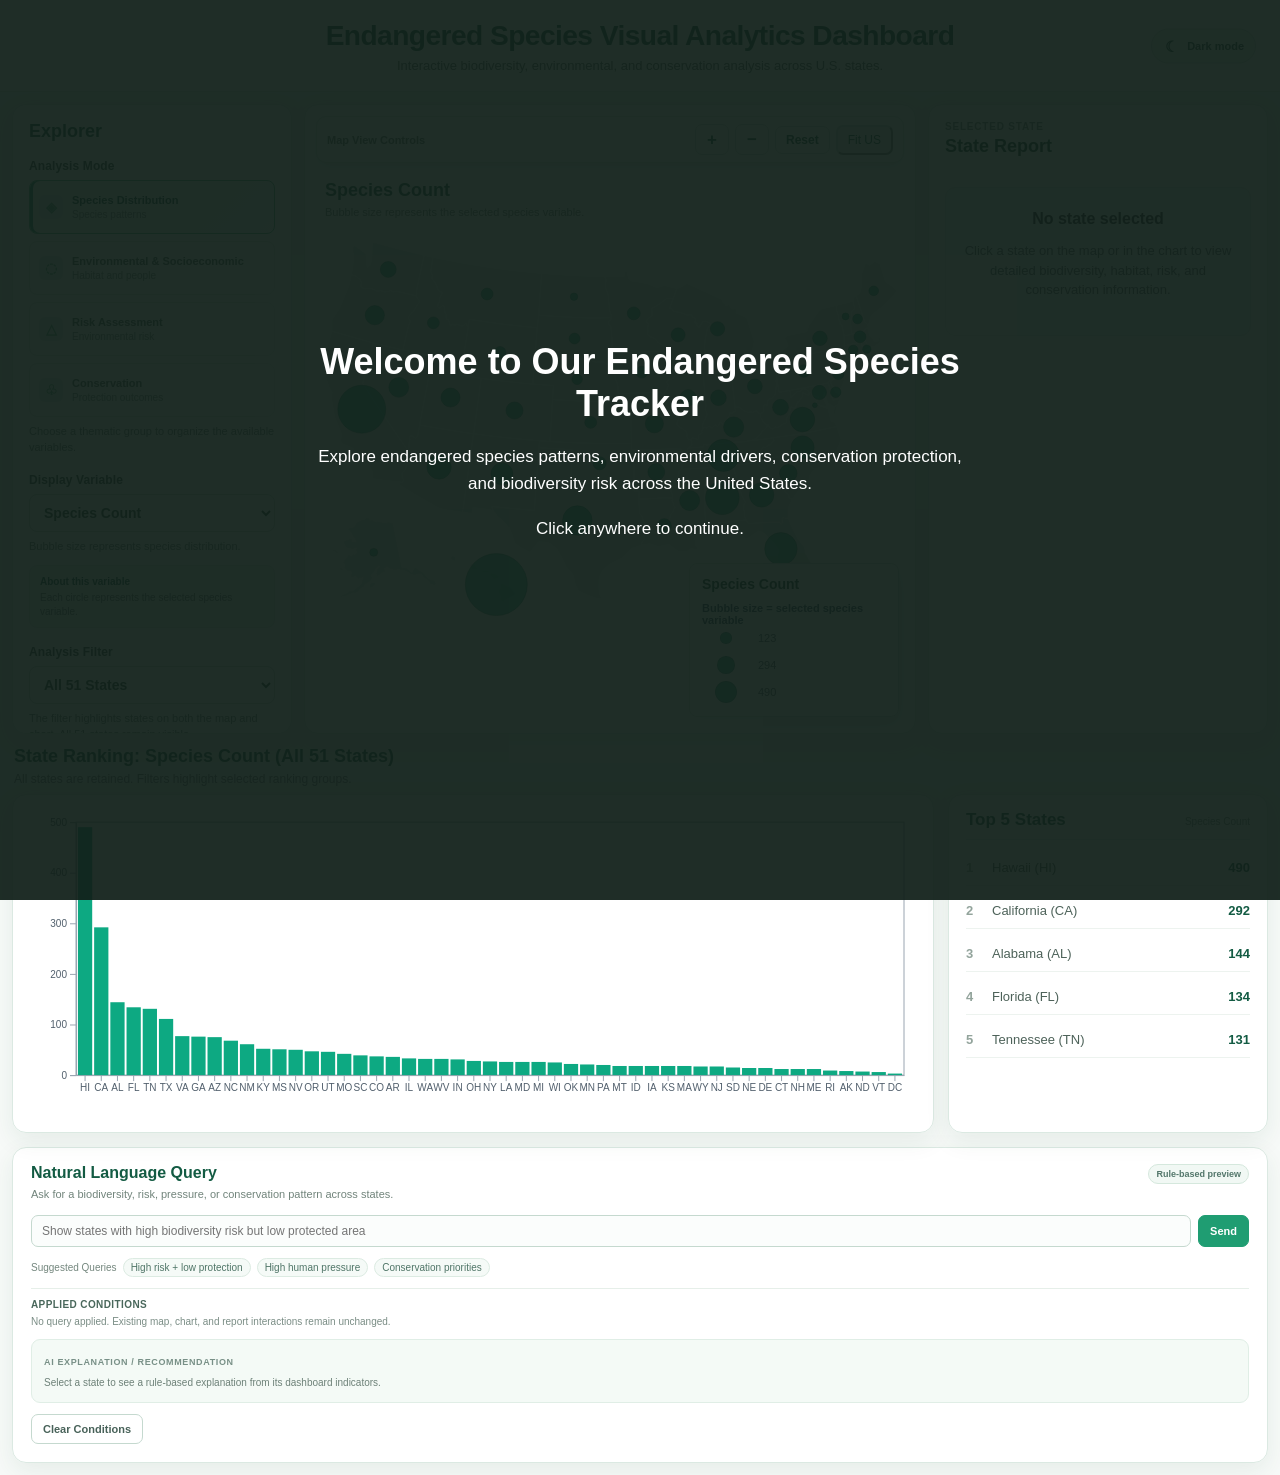
<file: index.html>
<!DOCTYPE html>
<html lang="en">
    <head>
        <meta charset="utf-8">
        <meta name="viewport" content="width=device-width">
        <title>Endangered Species in U.S.</title>

        <!-- External styles -->
        <link rel="stylesheet" href="lib/leaflet.css">
        <link rel="stylesheet" href="css/style.css">

        <!--[if IE<9]>
            <link rel="stylesheet" href="css/style.ie.css">
        <![endif]-->
    </head>

    <body>
    <div id="initialPage" onclick="continueToMap()">
        <div class="content">
            <h1>Welcome to Our Endangered Species Tracker</h1>
            <p>
                Explore endangered species patterns, environmental drivers,
                conservation protection, and biodiversity risk across the United States.
            </p>
            <p>Click anywhere to continue.</p>
        </div>
    </div>

    <header class="app-header">
        <div>
            <h1>Endangered Species Visual Analytics Dashboard</h1>
            <p>
                Interactive biodiversity, environmental, and conservation analysis
                across U.S. states.
            </p>
        </div>
        <button id="themeToggle" class="theme-toggle" type="button" aria-pressed="false">
            <span class="theme-toggle-icon" aria-hidden="true">☾</span>
            <span class="theme-toggle-label">Dark mode</span>
        </button>
    </header>

    <main class="dashboard-layout">

        <!-- Explorer -->
        <aside class="explorer-panel">
            <h2>Explorer</h2>

            <section class="control-group">
                <label for="analysisMode">Analysis Mode</label>
                <div id="analysisModes" class="mode-list" role="list">
                    <button class="mode-option is-active" type="button" data-analysis-mode="species">
                        <span class="mode-icon">◈</span>
                        <span><strong>Species Distribution</strong><small>Species patterns</small></span>
                    </button>
                    <button class="mode-option" type="button" data-analysis-mode="environment">
                        <span class="mode-icon">◌</span>
                        <span><strong>Environmental &amp; Socioeconomic</strong><small>Habitat and people</small></span>
                    </button>
                    <button class="mode-option" type="button" data-analysis-mode="risk">
                        <span class="mode-icon">△</span>
                        <span><strong>Risk Assessment</strong><small>Environmental risk</small></span>
                    </button>
                    <button class="mode-option" type="button" data-analysis-mode="conservation">
                        <span class="mode-icon">♧</span>
                        <span><strong>Conservation</strong><small>Protection outcomes</small></span>
                    </button>
                </div>
                <select id="analysisMode" class="mode-select-input" aria-hidden="true" tabindex="-1">
                    <option value="species">Species Distribution</option>
                    <option value="environment">Environmental &amp; Socioeconomic</option>
                    <option value="risk">Risk Assessment</option>
                    <option value="conservation">Conservation</option>
                </select>
                <p class="control-help">
                    Choose a thematic group to organize the available variables.
                </p>
            </section>

            <section class="control-group">
                <label for="variable-control">Display Variable</label>
                <div class="dropdown-container" id="variable-control">
                    <div
                        id="dropdownTooltip"
                        class="tooltip"
                    >
                        Select a variable within the active analysis mode.
                    </div>
                </div>
                <p id="variableHelp" class="control-help">
                    Bubble size represents species distribution.
                </p>
                <div class="variable-info">
                    <span class="variable-info-label">About this variable</span>
                    <span id="variableInfoText">Each circle represents the selected species variable.</span>
                </div>
            </section>

            <section class="control-group">
                <label for="rankingScope">Analysis Filter</label>

                <select id="rankingScope" class="control-select">
                    <option value="all">All 51 States</option>
                    <option value="top10">Top 10</option>
                    <option value="top20">Top 20</option>
                    <option value="bottom10">Bottom 10</option>
                </select>

                <p class="control-help">
                    The filter highlights states on both the map and chart.
                    All 51 states remain visible.
                </p>
            </section>

            <section class="control-group">
                <label for="stateSearch">Search State</label>

                <div class="search-container"></div>
            </section>
        </aside>

        <!-- Main map -->
        <section class="map-workspace">
            <div class="map-toolbar">
                <span class="toolbar-label">Map View Controls</span>
                <button id="zoomIn" type="button" aria-label="Zoom in">+</button>
                <button id="zoomOut" type="button" aria-label="Zoom out">−</button>
                <button id="resetMap" type="button">Reset</button>
                <button id="fitUs" type="button">Fit US</button>
            </div>

            <div class="map-container">
                <div class="map-heading">
                    <h2 id="mapHeading">Species Count</h2>
                    <p id="mapSubheading">Bubble size represents the selected species variable.</p>
                </div>
                <div id="map"></div>

                <!-- Legend is updated dynamically -->
                <div id="map-legend">
                    <div class="legend-title">Species Count</div>
                    <div class="legend-note">
                        Circle size represents the selected variable.
                    </div>
                </div>
            </div>
        </section>

        <!-- State report -->
        <aside id="right-panel" class="state-workspace">
            <div id="state-report-content">
                <div class="panel-kicker">Selected State</div>
                <h2>State Report</h2>

                <div class="empty-state">
                    <strong>No state selected</strong>
                    <p>
                        Click a state on the map or in the chart to view detailed
                        biodiversity, habitat, risk, and conservation information.
                    </p>
                </div>
            </div>
        </aside>

        <!-- Full ranking chart -->
        <section class="ranking-workspace">
            <div class="ranking-header">
                <div>
                    <h2 id="rankingHeading">
                        State Ranking: Species Count
                    </h2>
                    <p>
                        All states are retained. Filters highlight selected ranking groups.
                    </p>
                </div>
            </div>
            <div class="ranking-layout">
                <div class="ranking-chart-card">
                    <div class="chart-container"></div>
                </div>
                <aside class="top-states-card">
                    <div class="top-states-heading">
                        <h3>Top 5 States</h3>
                        <span id="topStatesVariable">Species Count</span>
                    </div>
                    <ol id="topStatesList" class="top-states-list"></ol>
                </aside>
            </div>

            <!-- Independent analysis workspace for natural-language, rule-based
                 queries. It reuses the map/chart/report linked-view state. -->
            <section id="ai-analysis-workspace" class="ai-analysis-workspace" aria-labelledby="ai-assistant-title">
                <div class="ai-analysis-header">
                    <div>
                        <h2 id="ai-assistant-title">Natural Language Query</h2>
                        <p>Ask for a biodiversity, risk, pressure, or conservation pattern across states.</p>
                    </div>
                    <span class="ai-query-badge">Rule-based preview</span>
                </div>
                <div class="ai-assistant-content">
                    <form id="ai-query-form" class="ai-query-form">
                        <label class="sr-only" for="ai-query-input">Natural language query</label>
                        <input
                            id="ai-query-input"
                            type="search"
                            autocomplete="off"
                            placeholder="Show states with high biodiversity risk but low protected area"
                        >
                        <button id="ai-query-submit" type="submit">Send</button>
                    </form>
                    <div class="ai-query-examples" aria-label="Suggested queries">
                        <span>Suggested Queries</span>
                        <button type="button" data-ai-query-example="Show states with high biodiversity risk but low protected area">
                            High risk + low protection
                        </button>
                        <button type="button" data-ai-query-example="Find states with high human pressure">
                            High human pressure
                        </button>
                        <button type="button" data-ai-query-example="Show conservation priority states">
                            Conservation priorities
                        </button>
                    </div>
                    <div id="ai-query-interpretation" class="ai-query-interpretation" aria-live="polite">
                        <div class="ai-query-interpretation-title">Applied Conditions</div>
                        <p class="ai-query-empty">No query applied. Try a suggested query to highlight matching states.</p>
                    </div>
                    <div id="ai-explanation" class="ai-explanation" aria-live="polite">
                        <div class="ai-explanation-heading">
                            <span class="ai-explanation-kicker">AI Explanation / Recommendation</span>
                        </div>
                        <p class="ai-explanation-empty">Select a state to see a rule-based explanation from its dashboard indicators.</p>
                    </div>
                    <button id="ai-query-clear" class="ai-query-clear" type="button">Clear Conditions</button>
                </div>
            </section>
        </section>

        <div id="tooltip"></div>
    </main>

    <div id="toolDescriptionContainer"></div>

    <script src="lib/d3.v7.js"></script>
    <script src="lib/topojson/topojson.js"></script>
    <script src="lib/jquery-3.5.1.js"></script>

    <script src="js/config.js"></script>
    <script src="js/chart.js"></script>
    <script src="js/panel.js"></script>
    <script src="js/query.js"></script>
    <script src="js/map.js"></script>
    <script src="js/main.js"></script>
</body>
</html>
</file>
<file: lib/leaflet.css>
/* required styles */

.leaflet-pane,
.leaflet-tile,
.leaflet-marker-icon,
.leaflet-marker-shadow,
.leaflet-tile-container,
.leaflet-pane > svg,
.leaflet-pane > canvas,
.leaflet-zoom-box,
.leaflet-image-layer,
.leaflet-layer {
	position: absolute;
	left: 0;
	top: 0;
	}
.leaflet-container {
	overflow: hidden;
	}
.leaflet-tile,
.leaflet-marker-icon,
.leaflet-marker-shadow {
	-webkit-user-select: none;
	   -moz-user-select: none;
	        user-select: none;
	  -webkit-user-drag: none;
	}
/* Prevents IE11 from highlighting tiles in blue */
.leaflet-tile::selection {
	background: transparent;
}
/* Safari renders non-retina tile on retina better with this, but Chrome is worse */
.leaflet-safari .leaflet-tile {
	image-rendering: -webkit-optimize-contrast;
	}
/* hack that prevents hw layers "stretching" when loading new tiles */
.leaflet-safari .leaflet-tile-container {
	width: 1600px;
	height: 1600px;
	-webkit-transform-origin: 0 0;
	}
.leaflet-marker-icon,
.leaflet-marker-shadow {
	display: block;
	}
/* .leaflet-container svg: reset svg max-width decleration shipped in Joomla! (joomla.org) 3.x */
/* .leaflet-container img: map is broken in FF if you have max-width: 100% on tiles */
.leaflet-container .leaflet-overlay-pane svg {
	max-width: none !important;
	max-height: none !important;
	}
.leaflet-container .leaflet-marker-pane img,
.leaflet-container .leaflet-shadow-pane img,
.leaflet-container .leaflet-tile-pane img,
.leaflet-container img.leaflet-image-layer,
.leaflet-container .leaflet-tile {
	max-width: none !important;
	max-height: none !important;
	width: auto;
	padding: 0;
	}

.leaflet-container img.leaflet-tile {
	/* See: https://bugs.chromium.org/p/chromium/issues/detail?id=600120 */
	mix-blend-mode: plus-lighter;
}

.leaflet-container.leaflet-touch-zoom {
	-ms-touch-action: pan-x pan-y;
	touch-action: pan-x pan-y;
	}
.leaflet-container.leaflet-touch-drag {
	-ms-touch-action: pinch-zoom;
	/* Fallback for FF which doesn't support pinch-zoom */
	touch-action: none;
	touch-action: pinch-zoom;
}
.leaflet-container.leaflet-touch-drag.leaflet-touch-zoom {
	-ms-touch-action: none;
	touch-action: none;
}
.leaflet-container {
	-webkit-tap-highlight-color: transparent;
}
.leaflet-container a {
	-webkit-tap-highlight-color: rgba(51, 181, 229, 0.4);
}
.leaflet-tile {
	filter: inherit;
	visibility: hidden;
	}
.leaflet-tile-loaded {
	visibility: inherit;
	}
.leaflet-zoom-box {
	width: 0;
	height: 0;
	-moz-box-sizing: border-box;
	     box-sizing: border-box;
	z-index: 800;
	}
/* workaround for https://bugzilla.mozilla.org/show_bug.cgi?id=888319 */
.leaflet-overlay-pane svg {
	-moz-user-select: none;
	}

.leaflet-pane         { z-index: 400; }

.leaflet-tile-pane    { z-index: 200; }
.leaflet-overlay-pane { z-index: 400; }
.leaflet-shadow-pane  { z-index: 500; }
.leaflet-marker-pane  { z-index: 600; }
.leaflet-tooltip-pane   { z-index: 650; }
.leaflet-popup-pane   { z-index: 700; }

.leaflet-map-pane canvas { z-index: 100; }
.leaflet-map-pane svg    { z-index: 200; }

.leaflet-vml-shape {
	width: 1px;
	height: 1px;
	}
.lvml {
	behavior: url(#default#VML);
	display: inline-block;
	position: absolute;
	}


/* control positioning */

.leaflet-control {
	position: relative;
	z-index: 800;
	pointer-events: visiblePainted; /* IE 9-10 doesn't have auto */
	pointer-events: auto;
	}
.leaflet-top,
.leaflet-bottom {
	position: absolute;
	z-index: 1000;
	pointer-events: none;
	}
.leaflet-top {
	top: 0;
	}
.leaflet-right {
	right: 0;
	}
.leaflet-bottom {
	bottom: 0;
	}
.leaflet-left {
	left: 0;
	}
.leaflet-control {
	float: left;
	clear: both;
	}
.leaflet-right .leaflet-control {
	float: right;
	}
.leaflet-top .leaflet-control {
	margin-top: 10px;
	}
.leaflet-bottom .leaflet-control {
	margin-bottom: 10px;
	}
.leaflet-left .leaflet-control {
	margin-left: 10px;
	}
.leaflet-right .leaflet-control {
	margin-right: 10px;
	}


/* zoom and fade animations */

.leaflet-fade-anim .leaflet-popup {
	opacity: 0;
	-webkit-transition: opacity 0.2s linear;
	   -moz-transition: opacity 0.2s linear;
	        transition: opacity 0.2s linear;
	}
.leaflet-fade-anim .leaflet-map-pane .leaflet-popup {
	opacity: 1;
	}
.leaflet-zoom-animated {
	-webkit-transform-origin: 0 0;
	    -ms-transform-origin: 0 0;
	        transform-origin: 0 0;
	}
svg.leaflet-zoom-animated {
	will-change: transform;
}

.leaflet-zoom-anim .leaflet-zoom-animated {
	-webkit-transition: -webkit-transform 0.25s cubic-bezier(0,0,0.25,1);
	   -moz-transition:    -moz-transform 0.25s cubic-bezier(0,0,0.25,1);
	        transition:         transform 0.25s cubic-bezier(0,0,0.25,1);
	}
.leaflet-zoom-anim .leaflet-tile,
.leaflet-pan-anim .leaflet-tile {
	-webkit-transition: none;
	   -moz-transition: none;
	        transition: none;
	}

.leaflet-zoom-anim .leaflet-zoom-hide {
	visibility: hidden;
	}


/* cursors */

.leaflet-interactive {
	cursor: pointer;
	}
.leaflet-grab {
	cursor: -webkit-grab;
	cursor:    -moz-grab;
	cursor:         grab;
	}
.leaflet-crosshair,
.leaflet-crosshair .leaflet-interactive {
	cursor: crosshair;
	}
.leaflet-popup-pane,
.leaflet-control {
	cursor: auto;
	}
.leaflet-dragging .leaflet-grab,
.leaflet-dragging .leaflet-grab .leaflet-interactive,
.leaflet-dragging .leaflet-marker-draggable {
	cursor: move;
	cursor: -webkit-grabbing;
	cursor:    -moz-grabbing;
	cursor:         grabbing;
	}

/* marker & overlays interactivity */
.leaflet-marker-icon,
.leaflet-marker-shadow,
.leaflet-image-layer,
.leaflet-pane > svg path,
.leaflet-tile-container {
	pointer-events: none;
	}

.leaflet-marker-icon.leaflet-interactive,
.leaflet-image-layer.leaflet-interactive,
.leaflet-pane > svg path.leaflet-interactive,
svg.leaflet-image-layer.leaflet-interactive path {
	pointer-events: visiblePainted; /* IE 9-10 doesn't have auto */
	pointer-events: auto;
	}

/* visual tweaks */

.leaflet-container {
	background: #ddd;
	outline-offset: 1px;
	}
.leaflet-container a {
	color: #0078A8;
	}
.leaflet-zoom-box {
	border: 2px dotted #38f;
	background: rgba(255,255,255,0.5);
	}


/* general typography */
.leaflet-container {
	font-family: "Helvetica Neue", Arial, Helvetica, sans-serif;
	font-size: 12px;
	font-size: 0.75rem;
	line-height: 1.5;
	}


/* general toolbar styles */

.leaflet-bar {
	box-shadow: 0 1px 5px rgba(0,0,0,0.65);
	border-radius: 4px;
	}
.leaflet-bar a {
	background-color: #fff;
	border-bottom: 1px solid #ccc;
	width: 26px;
	height: 26px;
	line-height: 26px;
	display: block;
	text-align: center;
	text-decoration: none;
	color: black;
	}
.leaflet-bar a,
.leaflet-control-layers-toggle {
	background-position: 50% 50%;
	background-repeat: no-repeat;
	display: block;
	}
.leaflet-bar a:hover,
.leaflet-bar a:focus {
	background-color: #f4f4f4;
	}
.leaflet-bar a:first-child {
	border-top-left-radius: 4px;
	border-top-right-radius: 4px;
	}
.leaflet-bar a:last-child {
	border-bottom-left-radius: 4px;
	border-bottom-right-radius: 4px;
	border-bottom: none;
	}
.leaflet-bar a.leaflet-disabled {
	cursor: default;
	background-color: #f4f4f4;
	color: #bbb;
	}

.leaflet-touch .leaflet-bar a {
	width: 30px;
	height: 30px;
	line-height: 30px;
	}
.leaflet-touch .leaflet-bar a:first-child {
	border-top-left-radius: 2px;
	border-top-right-radius: 2px;
	}
.leaflet-touch .leaflet-bar a:last-child {
	border-bottom-left-radius: 2px;
	border-bottom-right-radius: 2px;
	}

/* zoom control */

.leaflet-control-zoom-in,
.leaflet-control-zoom-out {
	font: bold 18px 'Lucida Console', Monaco, monospace;
	text-indent: 1px;
	}

.leaflet-touch .leaflet-control-zoom-in, .leaflet-touch .leaflet-control-zoom-out  {
	font-size: 22px;
	}


/* layers control */

.leaflet-control-layers {
	box-shadow: 0 1px 5px rgba(0,0,0,0.4);
	background: #fff;
	border-radius: 5px;
	}
.leaflet-control-layers-toggle {
	background-image: url(images/layers.png);
	width: 36px;
	height: 36px;
	}
.leaflet-retina .leaflet-control-layers-toggle {
	background-image: url(images/layers-2x.png);
	background-size: 26px 26px;
	}
.leaflet-touch .leaflet-control-layers-toggle {
	width: 44px;
	height: 44px;
	}
.leaflet-control-layers .leaflet-control-layers-list,
.leaflet-control-layers-expanded .leaflet-control-layers-toggle {
	display: none;
	}
.leaflet-control-layers-expanded .leaflet-control-layers-list {
	display: block;
	position: relative;
	}
.leaflet-control-layers-expanded {
	padding: 6px 10px 6px 6px;
	color: #333;
	background: #fff;
	}
.leaflet-control-layers-scrollbar {
	overflow-y: scroll;
	overflow-x: hidden;
	padding-right: 5px;
	}
.leaflet-control-layers-selector {
	margin-top: 2px;
	position: relative;
	top: 1px;
	}
.leaflet-control-layers label {
	display: block;
	font-size: 13px;
	font-size: 1.08333em;
	}
.leaflet-control-layers-separator {
	height: 0;
	border-top: 1px solid #ddd;
	margin: 5px -10px 5px -6px;
	}

/* Default icon URLs */
.leaflet-default-icon-path { /* used only in path-guessing heuristic, see L.Icon.Default */
	background-image: url(images/marker-icon.png);
	}


/* attribution and scale controls */

.leaflet-container .leaflet-control-attribution {
	background: #fff;
	background: rgba(255, 255, 255, 0.8);
	margin: 0;
	}
.leaflet-control-attribution,
.leaflet-control-scale-line {
	padding: 0 5px;
	color: #333;
	line-height: 1.4;
	}
.leaflet-control-attribution a {
	text-decoration: none;
	}
.leaflet-control-attribution a:hover,
.leaflet-control-attribution a:focus {
	text-decoration: underline;
	}
.leaflet-attribution-flag {
	display: inline !important;
	vertical-align: baseline !important;
	width: 1em;
	height: 0.6669em;
	}
.leaflet-left .leaflet-control-scale {
	margin-left: 5px;
	}
.leaflet-bottom .leaflet-control-scale {
	margin-bottom: 5px;
	}
.leaflet-control-scale-line {
	border: 2px solid #777;
	border-top: none;
	line-height: 1.1;
	padding: 2px 5px 1px;
	white-space: nowrap;
	-moz-box-sizing: border-box;
	     box-sizing: border-box;
	background: rgba(255, 255, 255, 0.8);
	text-shadow: 1px 1px #fff;
	}
.leaflet-control-scale-line:not(:first-child) {
	border-top: 2px solid #777;
	border-bottom: none;
	margin-top: -2px;
	}
.leaflet-control-scale-line:not(:first-child):not(:last-child) {
	border-bottom: 2px solid #777;
	}

.leaflet-touch .leaflet-control-attribution,
.leaflet-touch .leaflet-control-layers,
.leaflet-touch .leaflet-bar {
	box-shadow: none;
	}
.leaflet-touch .leaflet-control-layers,
.leaflet-touch .leaflet-bar {
	border: 2px solid rgba(0,0,0,0.2);
	background-clip: padding-box;
	}


/* popup */

.leaflet-popup {
	position: absolute;
	text-align: center;
	margin-bottom: 20px;
	}
.leaflet-popup-content-wrapper {
	padding: 1px;
	text-align: left;
	border-radius: 12px;
	}
.leaflet-popup-content {
	margin: 13px 24px 13px 20px;
	line-height: 1.3;
	font-size: 13px;
	font-size: 1.08333em;
	min-height: 1px;
	}
.leaflet-popup-content p {
	margin: 17px 0;
	margin: 1.3em 0;
	}
.leaflet-popup-tip-container {
	width: 40px;
	height: 20px;
	position: absolute;
	left: 50%;
	margin-top: -1px;
	margin-left: -20px;
	overflow: hidden;
	pointer-events: none;
	}
.leaflet-popup-tip {
	width: 17px;
	height: 17px;
	padding: 1px;

	margin: -10px auto 0;
	pointer-events: auto;

	-webkit-transform: rotate(45deg);
	   -moz-transform: rotate(45deg);
	    -ms-transform: rotate(45deg);
	        transform: rotate(45deg);
	}
.leaflet-popup-content-wrapper,
.leaflet-popup-tip {
	background: white;
	color: #333;
	box-shadow: 0 3px 14px rgba(0,0,0,0.4);
	}
.leaflet-container a.leaflet-popup-close-button {
	position: absolute;
	top: 0;
	right: 0;
	border: none;
	text-align: center;
	width: 24px;
	height: 24px;
	font: 16px/24px Tahoma, Verdana, sans-serif;
	color: #757575;
	text-decoration: none;
	background: transparent;
	}
.leaflet-container a.leaflet-popup-close-button:hover,
.leaflet-container a.leaflet-popup-close-button:focus {
	color: #585858;
	}
.leaflet-popup-scrolled {
	overflow: auto;
	}

.leaflet-oldie .leaflet-popup-content-wrapper {
	-ms-zoom: 1;
	}
.leaflet-oldie .leaflet-popup-tip {
	width: 24px;
	margin: 0 auto;

	-ms-filter: "progid:DXImageTransform.Microsoft.Matrix(M11=0.70710678, M12=0.70710678, M21=-0.70710678, M22=0.70710678)";
	filter: progid:DXImageTransform.Microsoft.Matrix(M11=0.70710678, M12=0.70710678, M21=-0.70710678, M22=0.70710678);
	}

.leaflet-oldie .leaflet-control-zoom,
.leaflet-oldie .leaflet-control-layers,
.leaflet-oldie .leaflet-popup-content-wrapper,
.leaflet-oldie .leaflet-popup-tip {
	border: 1px solid #999;
	}


/* div icon */

.leaflet-div-icon {
	background: #fff;
	border: 1px solid #666;
	}


/* Tooltip */
/* Base styles for the element that has a tooltip */
.leaflet-tooltip {
	position: absolute;
	padding: 6px;
	background-color: #fff;
	border: 1px solid #fff;
	border-radius: 3px;
	color: #222;
	white-space: nowrap;
	-webkit-user-select: none;
	-moz-user-select: none;
	-ms-user-select: none;
	user-select: none;
	pointer-events: none;
	box-shadow: 0 1px 3px rgba(0,0,0,0.4);
	}
.leaflet-tooltip.leaflet-interactive {
	cursor: pointer;
	pointer-events: auto;
	}
.leaflet-tooltip-top:before,
.leaflet-tooltip-bottom:before,
.leaflet-tooltip-left:before,
.leaflet-tooltip-right:before {
	position: absolute;
	pointer-events: none;
	border: 6px solid transparent;
	background: transparent;
	content: "";
	}

/* Directions */

.leaflet-tooltip-bottom {
	margin-top: 6px;
}
.leaflet-tooltip-top {
	margin-top: -6px;
}
.leaflet-tooltip-bottom:before,
.leaflet-tooltip-top:before {
	left: 50%;
	margin-left: -6px;
	}
.leaflet-tooltip-top:before {
	bottom: 0;
	margin-bottom: -12px;
	border-top-color: #fff;
	}
.leaflet-tooltip-bottom:before {
	top: 0;
	margin-top: -12px;
	margin-left: -6px;
	border-bottom-color: #fff;
	}
.leaflet-tooltip-left {
	margin-left: -6px;
}
.leaflet-tooltip-right {
	margin-left: 6px;
}
.leaflet-tooltip-left:before,
.leaflet-tooltip-right:before {
	top: 50%;
	margin-top: -6px;
	}
.leaflet-tooltip-left:before {
	right: 0;
	margin-right: -12px;
	border-left-color: #fff;
	}
.leaflet-tooltip-right:before {
	left: 0;
	margin-left: -12px;
	border-right-color: #fff;
	}

/* Printing */

@media print {
	/* Prevent printers from removing background-images of controls. */
	.leaflet-control {
		-webkit-print-color-adjust: exact;
		print-color-adjust: exact;
		}
	}
</file>
<file: css/style.css>
/* style.css */

* {
    box-sizing: border-box;
}

html,
body {
    margin: 0;
    width: 100%;
    min-height: 100%;
    overflow-x: hidden;
    overflow-y: auto;
    font-family: Arial, Helvetica, sans-serif;
    background: #f5f8f6;
    color: #1f2933;
}

body {
    min-height: 100vh;
}

/* =========================
   Initial page
========================= */

#initialPage {
    position: fixed;
    inset: 0;
    z-index: 99999;
    display: flex;
    align-items: center;
    justify-content: center;
    background: rgba(18, 32, 26, 0.94);
    color: white;
    cursor: pointer;
}

#initialPage .content {
    max-width: 720px;
    padding: 32px;
    text-align: center;
}

#initialPage h1 {
    margin: 0 0 18px;
    font-size: 36px;
}

#initialPage p {
    font-size: 17px;
    line-height: 1.6;
}

/* =========================
   Header
========================= */

.app-header {
    min-height: 72px;
    padding: 14px 22px;
    background: #ffffff;
    border-bottom: 1px solid #d9e2ec;
}

.app-header h1 {
    margin: 0;
    color: #174936;
    font-size: 24px;
}

.app-header p {
    margin: 5px 0 0;
    color: #52606d;
    font-size: 13px;
}

/* =========================
   Main layout
========================= */

.dashboard-layout {
    display: grid;
    grid-template-columns: 250px minmax(0, 1fr) 300px;
    grid-template-rows: clamp(560px, 68vh, 720px) auto;

    grid-template-areas:
        "explorer map report"
        "ranking ranking ranking";

    gap: 12px;
    width: 100%;
    min-height: calc(100vh - 72px);
    padding: 12px;
}

.explorer-panel,
.map-workspace,
.state-workspace {
    min-width: 0;
    min-height: 0;
}

.explorer-panel {
    grid-area: explorer;
    padding: 16px;
    overflow-y: auto;
    background: #ffffff;
    border: 1px solid #d9e2ec;
    border-radius: 12px;
    box-shadow: 0 4px 14px rgba(20, 40, 30, 0.06);
}

.map-workspace {
    grid-area: map;
    position: relative;
    overflow: hidden;
}

.state-workspace {
    grid-area: report;
    padding: 16px;
    overflow-y: auto;
    background: #ffffff;
    border: 1px solid #d9e2ec;
    border-radius: 12px;
    box-shadow: 0 4px 14px rgba(20, 40, 30, 0.06);
}

.ranking-workspace {
    grid-area: ranking;
    min-width: 0;
}

/* =========================
   Explorer
========================= */

.control-group {
    margin-top: 20px;
}

.control-group label {
    display: block;
    margin-bottom: 7px;
    color: #334e68;
    font-size: 13px;
    font-weight: 700;
}

.dropdown-container {
    position: relative;
}

.dropdown,
.control-select {
    position: static;
    width: 100%;
    margin: 0;
    padding: 9px 10px;
    border: 1px solid #bcccdc;
    border-radius: 7px;
    background: #ffffff;
    box-shadow: none;
    font-size: 14px;
    font-weight: 600;
}

.control-help {
    margin: 8px 0 0;
    color: #68737d;
    font-size: 12px;
    line-height: 1.45;
}

.search-container {
    width: 100%;
}

#stateSearch {
    position: static;
    width: 100%;
    margin: 0 0 8px;
    padding: 10px;
    border: 1px solid #bcccdc;
    border-radius: 7px;
    font-size: 14px;
}

#searchButton {
    position: static;
    width: 100%;
    margin: 0;
    padding: 10px 12px;
    border: 0;
    border-radius: 7px;
    background: #0da982;
    color: white;
    font-size: 14px;
    font-weight: 700;
    cursor: pointer;
}

#searchButton:hover {
    background: #0a8c6b;
}

/* =========================
   Map
========================= */

.map-container,
#map {
    position: relative;
    width: 100%;
    height: 100%;
}

#map {
    overflow: hidden;
}

#map svg,
.map {
    display: block;
    width: 100%;
    height: 100%;
}

.map-toolbar {
    position: absolute;
    top: 12px;
    left: 12px;
    z-index: 30;
    display: flex;
    gap: 6px;
}

#resetMap,
#zoomIn,
#zoomOut {
    position: static;
    min-width: 32px;
    padding: 7px 10px;
    border: 1px solid #bcccdc;
    border-radius: 7px;
    background: white;
    color: #174936;
    font-weight: 700;
    cursor: pointer;
}

#zoomIn,
#zoomOut {
    font-size: 18px;
    line-height: 1;
}

#resetMap:hover,
#zoomIn:hover,
#zoomOut:hover {
    background: #edf7f2;
}

.countries {
    fill: #ffffff;
    stroke: #cccccc;
    stroke-width: 1.2px;
}

.gratBackground {
    fill: #f5f5f5;
}

.gratLines {
    fill: none;
    stroke: #a1a1a1;
    stroke-width: 0.8px;
}

.regions {
    fill: #e5ebe7;
    stroke: #ffffff;
    stroke-width: 0.9px;
}

.symbol {
    transition:
        opacity 0.25s ease,
        stroke-width 0.25s ease;
    stroke: rgba(18, 103, 78, 0.42);
    stroke-width: 1px;
    cursor: pointer;
}

.regions {
    transition: opacity 0.2s ease, stroke-width 0.2s ease;
}

.is-highlighted {
    stroke: #102f24 !important;
    stroke-width: 2px !important;
}

/* Map legend */
#map-legend {
    position: absolute;
    right: 14px;
    bottom: 14px;
    z-index: 25;
    width: 224px;
    padding: 12px;
    background: rgba(255, 255, 255, 0.94);
    border: 1px solid #cad5df;
    border-radius: 8px;
    box-shadow: 0 4px 12px rgba(20, 40, 30, 0.08);
}

.legend-title {
    color: #174936;
    font-size: 14px;
    font-weight: 700;
}

.legend-section-title {
    margin-top: 10px;
    color: #334e68;
    font-size: 11px;
    font-weight: 700;
}

.legend-size-title {
    margin-top: 6px;
    margin-bottom: 6px;
}

.legend-size-scale {
    display: grid;
    gap: 3px;
}

.legend-size-item {
    display: flex;
    align-items: center;
    gap: 8px;
    min-height: 22px;
    color: #52606d;
    font-size: 11px;
}

.legend-size-swatch {
    display: flex;
    align-items: center;
    justify-content: center;
    width: 48px;
    height: 24px;
}

.legend-size-circle {
    display: block;
    flex: 0 0 auto;
    max-width: 24px;
    max-height: 24px;
    background-color: #0da982;
    border: 1px solid rgba(23, 73, 54, 0.45);
    border-radius: 50%;
    opacity: 0.78;
}

.legend-color-scale {
    display: grid;
    gap: 4px;
    margin-top: 6px;
}

.legend-color-gradient {
    height: 12px;
    border: 1px solid rgba(23, 73, 54, 0.35);
    border-radius: 3px;
}

.legend-color-labels {
    display: flex;
    justify-content: space-between;
    color: #52606d;
    font-size: 11px;
}

.legend-method {
    margin-top: 4px;
    color: #68737d;
    font-size: 10px;
    font-style: italic;
}

.legend-color-classes {
    display: grid;
    gap: 4px;
    margin-top: 6px;
}

.legend-color-class {
    display: flex;
    align-items: center;
    gap: 7px;
    color: #52606d;
    font-size: 10px;
}

.legend-color-class-swatch {
    display: inline-block;
    width: 18px;
    height: 12px;
    border: 1px solid rgba(23, 73, 54, 0.2);
    border-radius: 2px;
}

/* =========================
   State report
========================= */

#right-panel {
    display: flex;
    flex-direction: column;
}

#right-panel h2,
#right-panel h3 {
    margin: 0;
    color: #174936;
}

.report-state-name {
    margin: 6px 0 14px;
    color: #174936;
    font-size: 19px;
    font-weight: 700;
}

.report-overview {
    display: grid;
    grid-template-columns: repeat(2, minmax(0, 1fr));
    gap: 8px;
    margin-bottom: 14px;
}

.report-section,
.key-findings {
    margin-top: 12px;
    padding-top: 12px;
    border-top: 1px solid #e4ebf1;
}

.report-section h4,
.key-findings h4 {
    margin: 0 0 8px;
    color: #174936;
    font-size: 13px;
}

.report-grid {
    display: grid;
    grid-template-columns: repeat(2, minmax(0, 1fr));
    gap: 8px;
}

.report-metric {
    min-width: 0;
    padding: 9px;
    background: #f7faf8;
    border: 1px solid #e1ece6;
    border-radius: 7px;
}

.report-metric-label,
.report-metric small {
    display: block;
    color: #68737d;
    font-size: 10px;
    line-height: 1.25;
}

.report-metric strong {
    display: block;
    overflow: hidden;
    margin-top: 3px;
    color: #173f2f;
    font-size: 13px;
    text-overflow: ellipsis;
    white-space: nowrap;
}

.conservation-card,
.indicator-card {
    min-width: 0;
    padding: 10px;
    background: #f7faf8;
    border: 1px solid #e1ece6;
    border-radius: 7px;
}

.conservation-value,
.indicator-value {
    display: block;
    margin-top: 3px;
    color: #173f2f;
    font-size: 15px;
    line-height: 1.2;
}

.conservation-card small,
.indicator-card small {
    display: block;
    margin-top: 5px;
    color: #68737d;
    font-size: 10px;
    line-height: 1.25;
}

.conservation-progress {
    height: 7px;
    margin-top: 9px;
    overflow: hidden;
    background: #dce9e2;
    border-radius: 999px;
}

.conservation-progress-fill {
    height: 100%;
    min-width: 2px;
    background: linear-gradient(90deg, #0b8f6a, #44bb8c);
    border-radius: inherit;
    transition: width 0.35s ease;
}

.key-findings ul {
    margin: 0;
    padding-left: 18px;
    color: #52606d;
    font-size: 12px;
    line-height: 1.45;
}

#right-panel h3 {
    padding-bottom: 12px;
    border-bottom: 1px solid #e4ebf1;
    font-size: 18px;
}

.group-container {
    padding-top: 12px;
}

.group-header {
    margin: 0;
    padding: 8px 12px;
    color: #174936;
    background: linear-gradient(145deg, #f5f8f6, #d9f0e8);
    border: 1px solid #c7e3d8;
    border-radius: 8px;
    font-size: 13px;
    font-weight: 700;
    transition: background-color 0.2s ease;
}

.group-header:hover {
    background: #cdeadd;
}

.species-list {
    margin: 8px 0 0;
    padding: 0 0 0 22px;
    color: #52606d;
    font-size: 12px;
}

.species-list li {
    padding: 3px 4px;
    border-radius: 4px;
    line-height: 1.3;
    transition: background-color 0.2s ease;
}

.species-list li:hover {
    background: #edf7f2;
    cursor: pointer;
}

.empty-state {
    margin-top: 22px;
    padding: 18px 10px;
    color: #52606d;
    text-align: center;
}

.empty-state strong {
    color: #1f2933;
}

.empty-state p {
    font-size: 13px;
    line-height: 1.5;
}

/* =========================
   Full-width chart
========================= */

.ranking-header {
    display: flex;
    align-items: flex-start;
    justify-content: space-between;
    margin-bottom: 6px;
}

.ranking-header p {
    margin: 5px 0 0;
    color: #68737d;
    font-size: 12px;
}

.chart-container {
    position: relative;
    width: 100%;
    height: clamp(260px, 26vw, 380px);
    overflow: hidden;
}

.chart {
    display: block;
    width: 100%;
    height: 100%;
}

.chartTitle {
    font-size: 14px;
    font-weight: 700;
}

.chartFrame {
    fill: none;
    stroke: #9aa5b1;
    stroke-width: 1px;
}

.axis path,
.axis line {
    stroke: #9aa5b1;
}

.axis text {
    fill: #52606d;
    font-size: 10px;
}

.bars {
    transition:
        opacity 0.2s ease,
        fill 0.2s ease;
}

.filter-muted {
    opacity: 0.16 !important;
}

.filter-active {
    opacity: 1 !important;
    stroke: #173f2f;
    stroke-width: 1.5px;
}

/* =========================
   Tooltips
========================= */

.infolabel,
#tooltip,
.tooltip {
    position: absolute;
    z-index: 9999;
}

.infolabel {
    display: grid;
    gap: 2px;
    min-width: 145px;
    padding: 7px 10px;
    background: #111111;
    color: white;
    border-radius: 5px;
    pointer-events: none;
}

.infolabel strong {
    font-size: 13px;
}

.infolabel span {
    font-size: 12px;
}

#tooltip {
    visibility: hidden;
    max-width: 400px;
    padding: 10px;
    background: white;
    border: 1px solid #cccccc;
    border-radius: 6px;
    box-shadow: 0 8px 16px rgba(0, 0, 0, 0.1);
}

.tooltip {
    display: none;
}

#toolDescriptionContainer,
.page-title,
.introduction-panel {
    display: none !important;
}

/* =========================
   Responsive
========================= */

@media (max-width: 1180px) {
    .dashboard-layout {
        grid-template-columns: 230px minmax(0, 1fr) 270px;
    }
}

@media (max-width: 900px) {
    .dashboard-layout {
        grid-template-columns: 220px minmax(0, 1fr);
        grid-template-rows: minmax(460px, 60vh) auto auto;
        grid-template-areas:
            "explorer map"
            "report report"
            "ranking ranking";
    }
}

@media (max-width: 640px) {
    .app-header {
        padding: 12px 16px;
    }

    .app-header h1 {
        font-size: 20px;
    }

    .dashboard-layout {
        grid-template-columns: minmax(0, 1fr);
        grid-template-rows: auto minmax(380px, 55vh) auto auto;
        grid-template-areas:
            "explorer"
            "map"
            "report"
            "ranking";
        padding: 10px;
    }

    .explorer-panel,
    .state-workspace {
        max-height: none;
    }

    .chart-container {
        height: clamp(240px, 70vw, 320px);
    }
}

/* =========================
   Reference-inspired dashboard layer
========================= */

:root {
    --eco-deep: #135b43;
    --eco: #1f9d72;
    --eco-soft: #eaf6f0;
    --ink: #1c2b27;
    --muted: #687a75;
    --line: #dbe9e2;
    --card-shadow: 0 8px 24px rgba(20, 72, 54, 0.08);
}

body {
    background: #f7faf8;
    color: var(--ink);
}

.app-header {
    min-height: 92px;
    padding: 18px 24px 16px;
    text-align: center;
    background: #ffffff;
    border-bottom: 1px solid var(--line);
}

.app-header h1 {
    color: var(--eco-deep);
    font-size: clamp(24px, 2.2vw, 32px);
    letter-spacing: -0.02em;
}

.app-header p {
    margin-top: 6px;
    color: #52635e;
    font-size: 13px;
}

.dashboard-layout {
    grid-template-columns: 280px minmax(0, 1fr) 340px;
    grid-template-rows: clamp(620px, 70vh, 760px) auto;
    grid-template-areas:
        "explorer map report"
        "ranking ranking ranking";
    width: 100%;
    max-width: none;
    margin: 0;
    padding: 12px;
    gap: 12px;
}

.explorer-panel,
.state-workspace,
.map-container,
.ranking-chart-card,
.top-states-card {
    background: rgba(255, 255, 255, 0.98);
    border: 1px solid var(--line);
    border-radius: 14px;
    box-shadow: var(--card-shadow);
}

.explorer-panel,
.state-workspace {
    padding: 16px;
}

.explorer-panel h2 {
    margin: 0;
    color: var(--eco-deep);
    font-size: 18px;
}

.control-group {
    margin-top: 17px;
}

.control-group > label,
.control-group > label:first-child {
    color: #314c42;
    font-size: 12px;
    letter-spacing: 0.01em;
    text-transform: none;
}

.mode-select-input {
    position: absolute;
    width: 1px;
    height: 1px;
    overflow: hidden;
    clip: rect(0 0 0 0);
    white-space: nowrap;
    clip-path: inset(50%);
}

.mode-list {
    display: grid;
    gap: 7px;
}

.mode-option {
    display: flex;
    align-items: center;
    gap: 9px;
    width: 100%;
    min-height: 54px;
    padding: 8px 9px;
    color: #486259;
    background: #fbfdfc;
    border: 1px solid #e0ebe5;
    border-radius: 8px;
    text-align: left;
    cursor: pointer;
    transition: border-color 0.2s ease, background 0.2s ease, transform 0.2s ease;
}

.mode-option:hover {
    border-color: #9bd2bc;
    background: #f2fbf6;
    transform: translateY(-1px);
}

.mode-option.is-active {
    color: var(--eco-deep);
    background: linear-gradient(135deg, #e9f8ef, #f8fcfa);
    border-color: #4fb98e;
    box-shadow: inset 3px 0 0 var(--eco);
}

.mode-icon {
    display: inline-grid;
    place-items: center;
    width: 24px;
    height: 24px;
    flex: 0 0 24px;
    color: #52a984;
    background: #e5f4ec;
    border-radius: 6px;
    font-size: 14px;
    font-weight: 700;
}

.mode-option > span:last-child {
    display: grid;
    gap: 2px;
    min-width: 0;
}

.mode-option strong {
    overflow: hidden;
    font-size: 11px;
    line-height: 1.2;
    text-overflow: ellipsis;
}

.mode-option small {
    color: #7b8c86;
    font-size: 10px;
}

.dropdown,
.control-select {
    padding: 9px 10px;
    color: #23483a;
    background: #ffffff;
    border-color: #c5d9cf;
    border-radius: 8px;
}

.control-help {
    margin-top: 7px;
    color: var(--muted);
    font-size: 11px;
    line-height: 1.45;
}

.variable-info {
    display: grid;
    gap: 3px;
    margin-top: 10px;
    padding: 9px 10px;
    color: #5f756c;
    background: #f4faf6;
    border: 1px solid #e0eee6;
    border-radius: 8px;
    font-size: 10px;
    line-height: 1.35;
}

.variable-info-label {
    color: var(--eco-deep);
    font-weight: 700;
}

.map-workspace {
    min-width: 0;
    overflow: visible;
}

.map-container {
    height: 100%;
    overflow: hidden;
}

.map-toolbar {
    top: 12px;
    left: 12px;
    right: 12px;
    align-items: center;
    min-height: 45px;
    padding: 7px 10px;
    background: rgba(255, 255, 255, 0.96);
    border: 1px solid var(--line);
    border-radius: 10px;
    box-shadow: 0 4px 14px rgba(20, 72, 54, 0.07);
}

.toolbar-label {
    margin-right: auto;
    color: #61756d;
    font-size: 11px;
    font-weight: 700;
}

#resetMap,
#zoomIn,
#zoomOut,
#fitUs {
    min-width: 34px;
    padding: 6px 10px;
    color: var(--eco-deep);
    border-color: #d1e2d9;
    border-radius: 7px;
    font-size: 12px;
}

#zoomIn,
#zoomOut {
    font-size: 17px;
}

#fitUs {
    min-width: 54px;
}

.map-heading {
    position: absolute;
    top: 75px;
    left: 20px;
    z-index: 22;
    pointer-events: none;
}

.map-heading h2 {
    margin: 0;
    color: var(--eco-deep);
    font-size: 18px;
}

.map-heading p {
    margin: 5px 0 0;
    color: #70837b;
    font-size: 11px;
}

#map-legend {
    right: 16px;
    bottom: 16px;
    width: 210px;
    border-color: #d5e5dc;
    box-shadow: 0 6px 18px rgba(20, 72, 54, 0.1);
}

.state-workspace {
    overflow-y: auto;
}

.panel-kicker {
    margin-bottom: 4px;
    color: #7a8d85;
    font-size: 10px;
    font-weight: 700;
    letter-spacing: 0.08em;
    text-transform: uppercase;
}

#right-panel h2 {
    font-size: 18px;
}

.empty-state {
    margin-top: 30px;
    padding: 22px 10px;
    background: #f7fbf8;
    border: 1px solid #e4eee8;
    border-radius: 10px;
}

.ranking-workspace {
    min-width: 0;
}

.ranking-header {
    margin: 0 0 8px;
    padding: 0 2px;
}

.ranking-header h2 {
    margin: 0;
    color: var(--eco-deep);
    font-size: 18px;
}

.ranking-layout {
    display: grid;
    grid-template-columns: minmax(0, 1fr) 320px;
    gap: 14px;
}

.ranking-chart-card,
.top-states-card {
    min-width: 0;
    padding: 15px 17px;
}

.chart-container {
    height: clamp(260px, 24vw, 350px);
}

.top-states-card {
    display: flex;
    flex-direction: column;
}

.top-states-heading {
    display: flex;
    align-items: baseline;
    justify-content: space-between;
    gap: 8px;
    padding-bottom: 9px;
    border-bottom: 1px solid #e6efe9;
}

.top-states-heading h3 {
    margin: 0;
    color: var(--eco-deep);
    font-size: 17px;
}

.top-states-heading span {
    overflow: hidden;
    color: #7a8d85;
    font-size: 10px;
    text-overflow: ellipsis;
    white-space: nowrap;
}

.top-states-list {
    display: grid;
    gap: 7px;
    margin: 10px 0;
    padding: 0;
    list-style: none;
}

.top-states-list li {
    display: grid;
    grid-template-columns: 20px minmax(0, 1fr) auto;
    align-items: center;
    gap: 6px;
    padding: 10px 0;
    border-bottom: 1px solid #edf3ef;
    color: #4d6259;
    font-size: 13px;
}

.top-state-rank {
    color: #93a49c;
    font-weight: 700;
}

.top-state-name {
    overflow: hidden;
    text-overflow: ellipsis;
    white-space: nowrap;
}

.top-state-value {
    color: var(--eco-deep);
    font-size: 13px;
}

@media (max-width: 1180px) {
    .dashboard-layout {
        grid-template-columns: 260px minmax(0, 1fr) 310px;
    }

    .mode-option strong {
        font-size: 10px;
    }
}

@media (max-width: 900px) {
    .dashboard-layout {
        grid-template-columns: 220px minmax(0, 1fr);
        grid-template-rows: minmax(560px, 66vh) auto auto;
        grid-template-areas:
            "explorer map"
            "report report"
            "ranking ranking";
    }

    .ranking-layout {
        grid-template-columns: minmax(0, 1fr) 280px;
    }
}

@media (max-width: 640px) {
    .dashboard-layout {
        grid-template-columns: minmax(0, 1fr);
        grid-template-rows: auto minmax(420px, 60vh) auto auto;
        grid-template-areas:
            "explorer"
            "map"
            "report"
            "ranking";
    }

    .map-toolbar {
        right: 10px;
    }

    .toolbar-label {
        display: none;
    }

    .map-heading {
        top: 68px;
    }

    .ranking-layout {
        grid-template-columns: minmax(0, 1fr);
    }
}

/* =========================
   Light / dark theme toggle
========================= */

.app-header {
    position: relative;
    display: flex;
    align-items: center;
    justify-content: center;
}

.theme-toggle {
    position: absolute;
    top: 50%;
    right: 24px;
    display: inline-flex;
    align-items: center;
    gap: 7px;
    padding: 8px 11px;
    color: #245342;
    background: #f4faf6;
    border: 1px solid #cfe3d8;
    border-radius: 999px;
    font-size: 11px;
    font-weight: 700;
    cursor: pointer;
    transform: translateY(-50%);
    transition: background 0.2s ease, border-color 0.2s ease, color 0.2s ease;
}

.theme-toggle:hover {
    background: #e2f4e9;
    border-color: #9bcdb0;
}

.theme-toggle-icon {
    display: inline-grid;
    place-items: center;
    width: 17px;
    height: 17px;
    font-size: 15px;
}

body.dark-mode {
    --eco-deep: #9de1bd;
    --eco: #4ac391;
    --eco-soft: #213b30;
    --ink: #e8f3ee;
    --muted: #a5bbb1;
    --line: #315244;
    --card-shadow: 0 10px 26px rgba(0, 0, 0, 0.24);
    background: #101916;
    color: var(--ink);
}

body.dark-mode .app-header {
    background: #14231d;
    border-bottom-color: #29483b;
}

body.dark-mode .app-header h1 {
    color: #a9e7c6;
}

body.dark-mode .app-header p,
body.dark-mode .control-help,
body.dark-mode .ranking-header p,
body.dark-mode .map-heading p,
body.dark-mode .control-group > label,
body.dark-mode .legend-method,
body.dark-mode .empty-state strong,
body.dark-mode .empty-state p,
body.dark-mode #stateSearch::placeholder {
    color: #a6bbb1;
}

body.dark-mode .theme-toggle {
    color: #e7f8ef;
    background: #20382d;
    border-color: #4b725e;
}

body.dark-mode .theme-toggle:hover {
    background: #2b4a3a;
    border-color: #6aa783;
}

body.dark-mode .explorer-panel,
body.dark-mode .state-workspace,
body.dark-mode .map-container,
body.dark-mode .ranking-chart-card,
body.dark-mode .top-states-card {
    background: #17251f;
    border-color: #315244;
}

body.dark-mode .mode-option {
    color: #b2c8bc;
    background: #1b2d25;
    border-color: #315244;
}

body.dark-mode .mode-option:hover {
    background: #233b2f;
    border-color: #5f9e7c;
}

body.dark-mode .mode-option.is-active {
    color: #d7f5e4;
    background: linear-gradient(135deg, #234936, #1b3027);
    border-color: #58bd8c;
}

body.dark-mode .mode-icon {
    color: #a2e2bd;
    background: #2b5842;
}

body.dark-mode .mode-option small,
body.dark-mode .variable-info,
body.dark-mode .top-states-heading span {
    color: #9db5a9;
}

body.dark-mode .dropdown,
body.dark-mode .control-select,
body.dark-mode #stateSearch {
    color: #e2f0e9;
    background: #1b2d25;
    border-color: #4b6d5b;
}

body.dark-mode .variable-info,
body.dark-mode .empty-state,
body.dark-mode .report-metric,
body.dark-mode .conservation-card,
body.dark-mode .indicator-card {
    color: #b2c8bc;
    background: #1c3027;
    border-color: #315244;
}

body.dark-mode .variable-info-label,
body.dark-mode .report-metric strong,
body.dark-mode .conservation-value,
body.dark-mode .indicator-value,
body.dark-mode .report-state-name,
body.dark-mode .report-section h4,
body.dark-mode .key-findings h4,
body.dark-mode .top-state-value {
    color: #a6e3c1;
}

body.dark-mode .report-section,
body.dark-mode .key-findings {
    border-top-color: #2c493b;
}

body.dark-mode #right-panel .report-metric-label,
body.dark-mode #right-panel .report-metric small,
body.dark-mode #right-panel .conservation-card small,
body.dark-mode #right-panel .indicator-card small,
body.dark-mode #right-panel .key-findings li,
body.dark-mode #right-panel .key-findings ul {
    color: #c2d8cc !important;
}

body.dark-mode .conservation-progress {
    background: #294638;
}

body.dark-mode .map-toolbar {
    background: rgba(24, 39, 32, 0.96);
    border-color: #315244;
}

body.dark-mode .toolbar-label,
body.dark-mode .panel-kicker,
body.dark-mode .report-metric-label,
body.dark-mode .conservation-card small,
body.dark-mode .indicator-card small {
    color: #9db5a9;
}

body.dark-mode #resetMap,
body.dark-mode #zoomIn,
body.dark-mode #zoomOut,
body.dark-mode #fitUs {
    color: #d9f4e5;
    background: #244234;
    border-color: #4a705b;
}

body.dark-mode #resetMap:hover,
body.dark-mode #zoomIn:hover,
body.dark-mode #zoomOut:hover,
body.dark-mode #fitUs:hover {
    background: #315641;
}

body.dark-mode .regions {
    fill: #2b4338;
    stroke: #78988a;
}

body.dark-mode .symbol {
    stroke: rgba(214, 249, 229, 0.58);
}

body.dark-mode .is-highlighted {
    stroke: #f4fff8 !important;
}

body.dark-mode #map-legend {
    background: rgba(24, 39, 32, 0.96);
    border-color: #426653;
}

body.dark-mode #map-legend .legend-title,
body.dark-mode #map-legend .legend-section-title {
    color: #b9efd0 !important;
}

body.dark-mode #map-legend .legend-note,
body.dark-mode #map-legend .legend-method,
body.dark-mode #map-legend .legend-color-labels,
body.dark-mode #map-legend .legend-color-class,
body.dark-mode #map-legend .legend-size-item {
    color: #c2d8cc !important;
}

body.dark-mode .legend-title,
body.dark-mode .legend-section-title,
body.dark-mode .map-heading h2,
body.dark-mode .ranking-header h2,
body.dark-mode .top-states-heading h3,
body.dark-mode #right-panel h2 {
    color: #a6e3c1;
}

body.dark-mode .legend-color-labels,
body.dark-mode .legend-color-class,
body.dark-mode .top-states-list,
body.dark-mode .empty-state,
body.dark-mode .empty-state p {
    color: #b2c8bc;
}

body.dark-mode .legend-note,
body.dark-mode .legend-method,
body.dark-mode .legend-color-labels,
body.dark-mode .legend-color-class,
body.dark-mode .top-state-rank {
    color: #a9c0b4;
}

body.dark-mode .top-states-list li,
body.dark-mode .top-states-heading {
    border-color: #2c493b;
}

body.dark-mode .top-states-list li {
    color: #c7dbd0;
}

body.dark-mode .chartFrame {
    stroke: #527361;
}

body.dark-mode .axis path,
body.dark-mode .axis line {
    stroke: #527361;
}

body.dark-mode .axis text {
    fill: #b2c8bc;
}

@media (max-width: 640px) {
    .theme-toggle {
        top: 12px;
        right: 12px;
        transform: none;
    }

    .app-header {
        padding-top: 54px;
    }
}

/* =========================
   AI-assisted query layer
========================= */

.sr-only {
    position: absolute;
    width: 1px;
    height: 1px;
    padding: 0;
    margin: -1px;
    overflow: hidden;
    clip: rect(0, 0, 0, 0);
    white-space: nowrap;
    border: 0;
}

.map-workspace {
    display: grid;
    grid-template-rows: auto minmax(0, 1fr);
    gap: 10px;
}

.map-container {
    min-height: 0;
    height: auto;
}

.ai-query-card {
    display: grid;
    grid-template-columns: minmax(190px, 0.34fr) minmax(0, 1fr);
    grid-template-rows: auto auto;
    align-items: center;
    gap: 8px 16px;
    padding: 10px 12px;
    background: rgba(255, 255, 255, 0.98);
    border: 1px solid var(--line);
    border-radius: 12px;
    box-shadow: 0 4px 14px rgba(20, 72, 54, 0.07);
}

.ai-query-header {
    grid-row: 1 / span 2;
    display: flex;
    align-items: center;
    justify-content: space-between;
    gap: 10px;
    min-width: 0;
}

.ai-query-kicker {
    margin: 0 0 3px;
    color: var(--eco);
    font-size: 9px;
    font-weight: 800;
    letter-spacing: 0.08em;
    text-transform: uppercase;
}

.ai-query-card h2 {
    margin: 0;
    color: var(--eco-deep);
    font-size: 15px;
    line-height: 1.1;
}

.ai-query-badge {
    flex: 0 0 auto;
    padding: 4px 7px;
    color: #52766a;
    background: #f1f8f4;
    border: 1px solid #d5e8dd;
    border-radius: 999px;
    font-size: 9px;
    font-weight: 700;
    white-space: nowrap;
}

.ai-query-form {
    display: grid;
    grid-template-columns: minmax(0, 1fr) auto auto;
    gap: 7px;
    min-width: 0;
}

#ai-query-input {
    width: 100%;
    min-width: 0;
    padding: 8px 10px;
    color: #23483a;
    background: #fbfdfc;
    border: 1px solid #c5d9cf;
    border-radius: 7px;
    outline: none;
    font-size: 12px;
}

#ai-query-input:focus {
    border-color: #4fb98e;
    box-shadow: 0 0 0 2px rgba(79, 185, 142, 0.15);
}

#ai-query-submit,
#ai-query-clear {
    padding: 8px 11px;
    border-radius: 7px;
    font-size: 11px;
    font-weight: 700;
    cursor: pointer;
}

#ai-query-submit {
    color: #ffffff;
    background: var(--eco);
    border: 1px solid var(--eco);
}

#ai-query-submit:hover {
    background: #128c66;
    border-color: #128c66;
}

#ai-query-clear {
    color: #486259;
    background: #ffffff;
    border: 1px solid #c5d9cf;
}

#ai-query-clear:hover {
    background: #f1f8f4;
}

.ai-query-examples {
    display: flex;
    align-items: center;
    flex-wrap: wrap;
    gap: 5px;
    min-width: 0;
    color: #74877e;
    font-size: 10px;
}

.ai-query-examples button {
    padding: 3px 7px;
    color: #4f7567;
    background: #f5faf7;
    border: 1px solid #dcebe2;
    border-radius: 999px;
    font-size: 10px;
    cursor: pointer;
}

.ai-query-examples button:hover {
    color: var(--eco-deep);
    border-color: #9bd2bc;
    background: #eaf6f0;
}

.ai-query-interpretation {
    grid-column: 1 / -1;
    display: grid;
    gap: 5px;
    min-width: 0;
    padding-top: 7px;
    border-top: 1px solid #e6efe9;
}

.ai-query-interpretation-title {
    color: #49675b;
    font-size: 10px;
    font-weight: 800;
    letter-spacing: 0.04em;
    text-transform: uppercase;
}

.ai-query-empty,
.ai-query-message,
.ai-query-result {
    margin: 0;
    color: #7a8d85;
    font-size: 10px;
    line-height: 1.35;
}

.ai-query-message {
    color: #9b5b27;
}

.ai-query-condition-list {
    display: flex;
    flex-wrap: wrap;
    gap: 6px;
}

.ai-query-condition {
    display: inline-flex;
    align-items: center;
    gap: 5px;
    padding: 5px 7px;
    color: #275b48;
    background: #eaf6f0;
    border: 1px solid #bfe1cf;
    border-radius: 7px;
    font-size: 10px;
}

.ai-query-condition strong {
    font-weight: 800;
}

.ai-query-condition small {
    color: #6b8579;
    font-size: 9px;
}

/* Query matching is intentionally additive: existing filter-active and
   linked-view hover classes continue to work alongside these states. */
.regions.ai-query-match {
    stroke: #0c8558;
    stroke-width: 2.2px;
}

.regions.ai-query-nonmatch {
    opacity: 0.28;
}

.symbol.ai-query-match,
.bars.ai-query-match {
    opacity: 1;
    stroke: #0c8558;
    stroke-width: 2px;
}

.symbol.ai-query-nonmatch,
.bars.ai-query-nonmatch {
    opacity: 0.2;
}

@media (max-width: 820px) {
    .ai-query-card {
        grid-template-columns: 1fr;
    }

    .ai-query-header {
        grid-row: auto;
    }
}

@media (max-width: 640px) {
    .ai-query-form {
        grid-template-columns: minmax(0, 1fr) auto;
    }

    #ai-query-submit {
        grid-column: 1;
    }

    #ai-query-clear {
        grid-column: 2;
        grid-row: 2;
    }
}

body.dark-mode .ai-query-card {
    background: #17251f;
    border-color: #315244;
    box-shadow: 0 6px 18px rgba(0, 0, 0, 0.22);
}

body.dark-mode .ai-query-card h2,
body.dark-mode .ai-query-interpretation-title {
    color: #a6e3c1;
}

body.dark-mode .ai-query-badge {
    color: #b9dbc9;
    background: #20382d;
    border-color: #426653;
}

body.dark-mode #ai-query-input {
    color: #e2f0e9;
    background: #1b2d25;
    border-color: #4b6d5b;
}

body.dark-mode #ai-query-clear {
    color: #d1e8dc;
    background: #1b2d25;
    border-color: #4b6d5b;
}

body.dark-mode #ai-query-clear:hover,
body.dark-mode .ai-query-examples button:hover {
    background: #294638;
}

body.dark-mode .ai-query-examples,
body.dark-mode .ai-query-empty,
body.dark-mode .ai-query-result {
    color: #a9c0b4;
}

body.dark-mode .ai-query-examples button {
    color: #b7d7c5;
    background: #1e342a;
    border-color: #3b624d;
}

body.dark-mode .ai-query-interpretation {
    border-top-color: #2c493b;
}

body.dark-mode .ai-query-condition {
    color: #d4f0df;
    background: #214735;
    border-color: #42795d;
}

body.dark-mode .ai-query-condition small {
    color: #a8c9b6;
}

body.dark-mode .regions.ai-query-match {
    stroke: #a9f0c5;
}

body.dark-mode .symbol.ai-query-match,
body.dark-mode .bars.ai-query-match {
    stroke: #c7f7da;
}

/* =========================
   Right-panel AI Assistant
========================= */

/* The query is now part of the report column, so the map keeps its original
   dimensions and toolbar placement. */
.map-workspace {
    display: block;
}

.map-container {
    height: 100%;
    min-height: 0;
}

#state-report-content {
    min-width: 0;
}

.ai-assistant-panel {
    margin-top: 18px;
    border-top: 1px solid var(--line);
}

.ai-assistant-toggle {
    display: flex;
    align-items: center;
    justify-content: space-between;
    width: 100%;
    gap: 10px;
    padding: 12px 0 10px;
    color: var(--eco-deep);
    background: transparent;
    border: 0;
    text-align: left;
    cursor: pointer;
}

.ai-assistant-toggle > span:first-child {
    display: grid;
    gap: 3px;
}

.ai-assistant-kicker,
.ai-explanation-kicker {
    color: #789087;
    font-size: 9px;
    font-weight: 800;
    letter-spacing: 0.07em;
    text-transform: uppercase;
}

#ai-assistant-title {
    color: var(--eco-deep);
    font-size: 16px;
    font-weight: 800;
}

.ai-assistant-chevron {
    display: inline-grid;
    place-items: center;
    width: 24px;
    height: 24px;
    color: var(--eco-deep);
    background: #f1f8f4;
    border: 1px solid #d5e8dd;
    border-radius: 7px;
    font-size: 16px;
    line-height: 1;
}

.ai-assistant-toggle:hover .ai-assistant-chevron,
.ai-assistant-panel.is-open .ai-assistant-chevron {
    color: #ffffff;
    background: var(--eco);
    border-color: var(--eco);
}

.ai-assistant-content {
    display: grid;
    gap: 9px;
    padding: 2px 0 12px;
}

.ai-assistant-content[hidden] {
    display: none;
}

.ai-assistant-content .ai-query-form {
    grid-template-columns: minmax(0, 1fr) auto;
}

.ai-assistant-content .ai-query-examples {
    display: grid;
    align-items: start;
    justify-items: start;
    gap: 5px;
}

.ai-assistant-content .ai-query-examples button {
    width: 100%;
    overflow: hidden;
    text-align: left;
    text-overflow: ellipsis;
    white-space: nowrap;
}

.ai-assistant-content .ai-query-interpretation {
    grid-column: auto;
    padding: 9px 0 0;
}

.ai-assistant-content .ai-query-clear {
    justify-self: start;
    padding: 6px 9px;
}

.ai-explanation {
    margin-top: 12px;
    padding: 12px 10px;
    background: #f4faf6;
    border: 1px solid #e0eee6;
    border-radius: 9px;
}

.ai-explanation-heading {
    margin-bottom: 7px;
}

.ai-explanation-empty,
.ai-explanation-recommendation {
    margin: 0;
    color: #6d8178;
    font-size: 10px;
    line-height: 1.45;
}

.ai-explanation-list {
    display: grid;
    gap: 5px;
    margin: 0;
    padding-left: 16px;
    color: #536b60;
    font-size: 10px;
    line-height: 1.4;
}

.ai-explanation-recommendation {
    margin-top: 9px;
    padding-top: 8px;
    color: var(--eco-deep);
    border-top: 1px solid #dcebe2;
    font-weight: 700;
}

body.dark-mode .ai-assistant-panel {
    border-top-color: #2c493b;
}

body.dark-mode .ai-assistant-kicker,
body.dark-mode .ai-explanation-kicker {
    color: #a9c0b4;
}

body.dark-mode #ai-assistant-title,
body.dark-mode .ai-assistant-chevron {
    color: #a6e3c1;
}

body.dark-mode .ai-assistant-chevron {
    background: #20382d;
    border-color: #426653;
}

body.dark-mode .ai-assistant-toggle:hover .ai-assistant-chevron,
body.dark-mode .ai-assistant-panel.is-open .ai-assistant-chevron {
    color: #12251c;
    background: #74d7a6;
    border-color: #74d7a6;
}

body.dark-mode .ai-explanation {
    color: #c7ded1;
    background: #1c3027;
    border-color: #315244;
}

body.dark-mode .ai-explanation-empty,
body.dark-mode .ai-explanation-recommendation,
body.dark-mode .ai-explanation-list {
    color: #c2d8cc;
}

body.dark-mode .ai-explanation-recommendation {
    border-top-color: #3b5f4b;
}

/* =========================
   Full-width analysis workspace
========================= */

.ai-analysis-workspace {
    display: grid;
    gap: 12px;
    margin-top: 14px;
    padding: 16px 18px 18px;
    background: rgba(255, 255, 255, 0.98);
    border: 1px solid var(--line);
    border-radius: 14px;
    box-shadow: var(--card-shadow);
}

.ai-analysis-header {
    display: flex;
    align-items: flex-start;
    justify-content: space-between;
    gap: 14px;
}

.ai-analysis-header h2 {
    margin: 0;
    color: var(--eco-deep);
    font-size: 18px;
}

.ai-analysis-header p:not(.ai-query-kicker) {
    margin: 5px 0 0;
    color: #71847b;
    font-size: 11px;
    line-height: 1.4;
}

.ai-analysis-workspace .ai-assistant-content {
    gap: 11px;
    padding: 0;
}

.ai-analysis-workspace .ai-query-form {
    grid-template-columns: minmax(0, 1fr) auto;
}

.ai-analysis-workspace .ai-query-examples {
    display: flex;
    align-items: center;
    flex-wrap: wrap;
    gap: 6px;
}

.ai-analysis-workspace .ai-query-examples button {
    width: auto;
    max-width: 100%;
    text-align: center;
    white-space: normal;
}

.ai-analysis-workspace .ai-query-interpretation {
    grid-column: auto;
    padding: 10px 0 0;
}

.ai-analysis-workspace .ai-explanation {
    margin-top: 0;
    padding: 11px 12px;
}

.ai-analysis-workspace .ai-query-clear {
    justify-self: start;
}

body.dark-mode .ai-analysis-workspace {
    background: #17251f;
    border-color: #315244;
}

body.dark-mode .ai-analysis-header p:not(.ai-query-kicker) {
    color: #a9c0b4;
}

@media (max-width: 640px) {
    .ai-analysis-workspace {
        padding: 14px;
    }

    .ai-analysis-header {
        display: grid;
        gap: 8px;
    }

    .ai-analysis-workspace .ai-query-form {
        grid-template-columns: minmax(0, 1fr) auto;
    }
}
</file>
